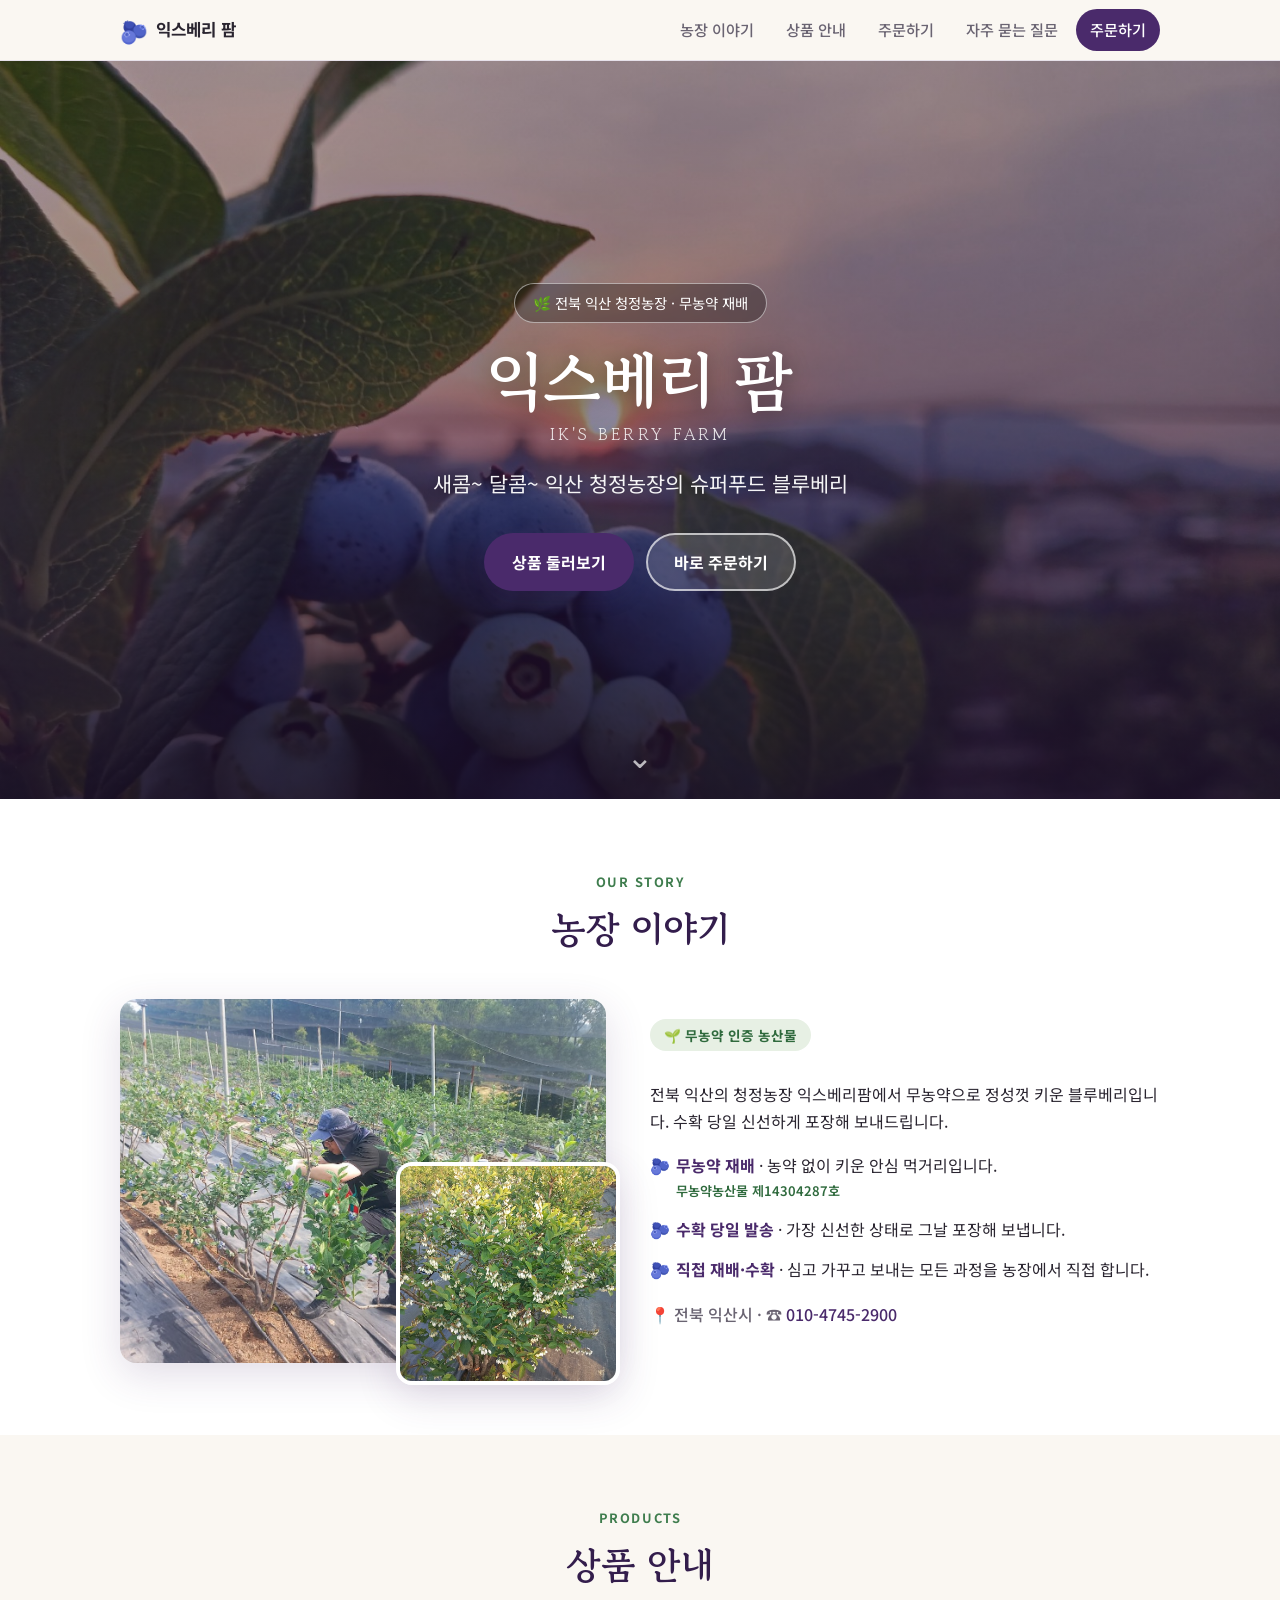
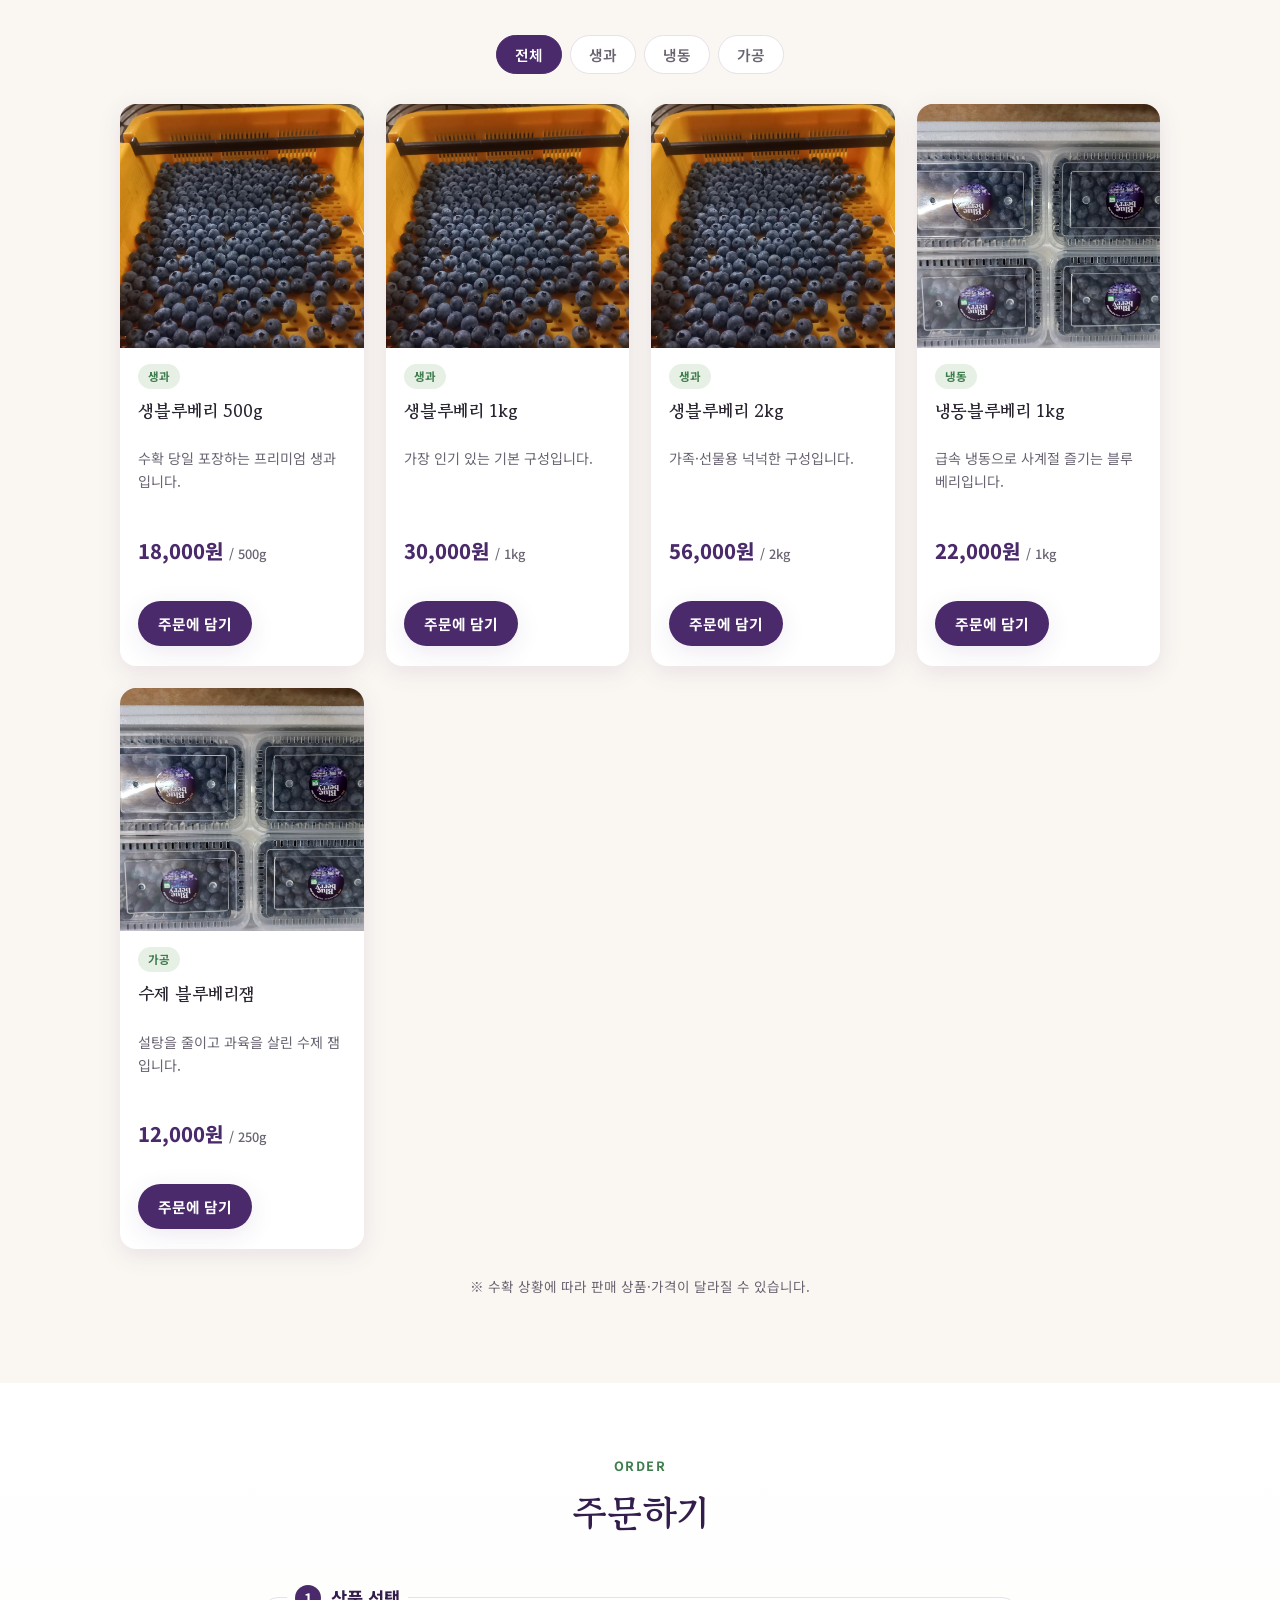
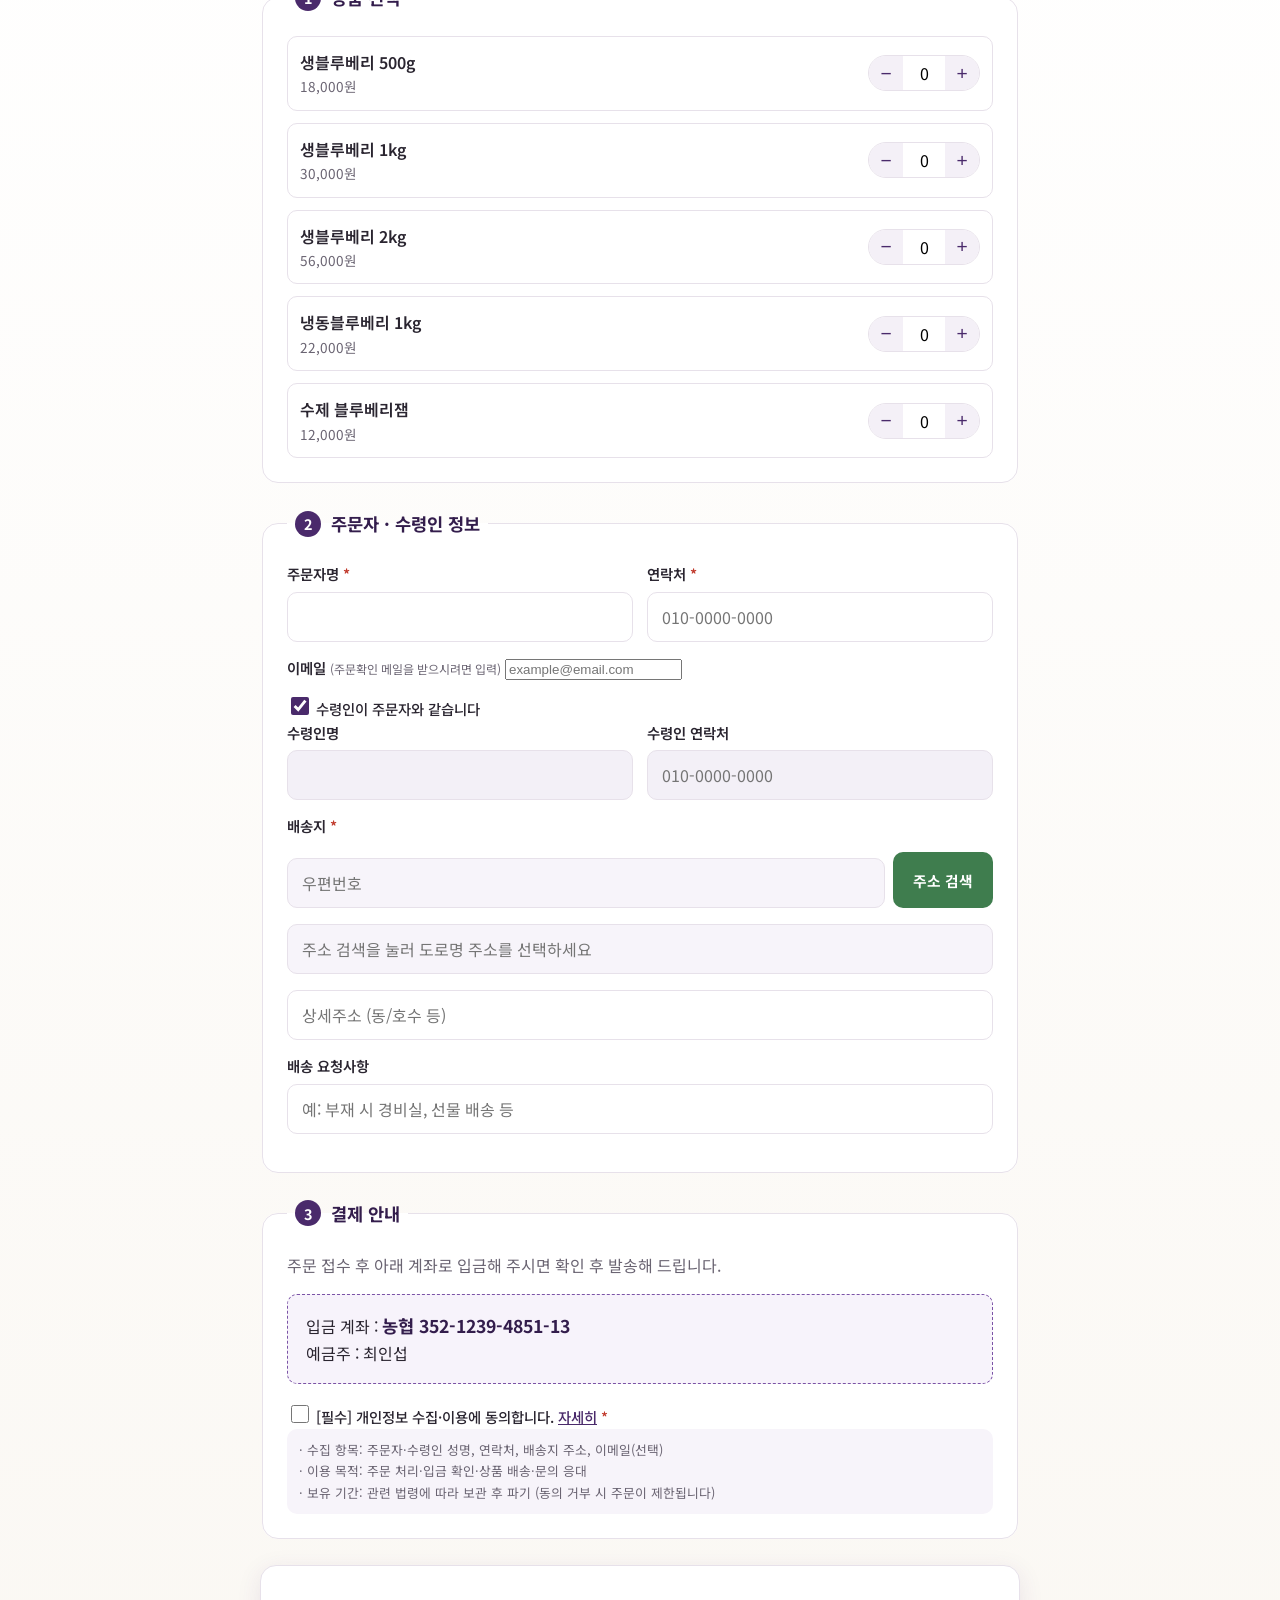
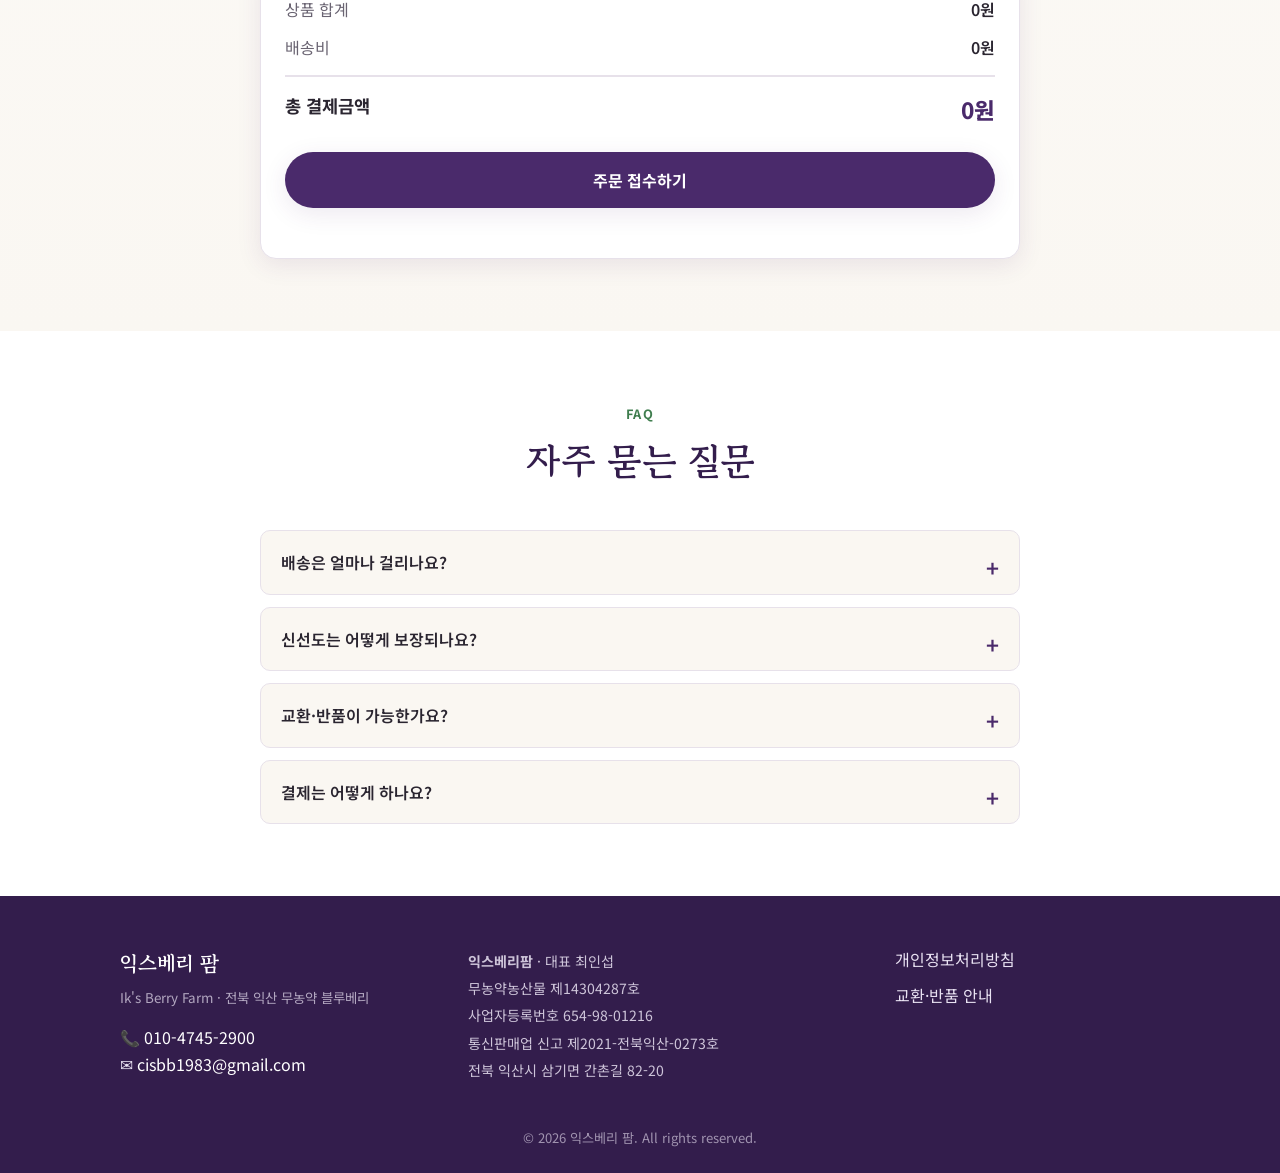
<file: index.html>
<!DOCTYPE html>
<html lang="ko">
<head>
  <meta charset="UTF-8" />
  <meta name="viewport" content="width=device-width, initial-scale=1.0" />
  <title>익스베리 팜 · 익산 무농약 블루베리</title>
  <meta name="description" content="전북 익산 청정농장 익스베리팜에서 무농약으로 키운 새콤달콤 블루베리를 수확 당일 신선하게 보내드립니다. 온라인 주문." />
  <meta name="theme-color" content="#4a2a6b" />

  <!-- 카카오톡·문자·SNS 링크 공유 미리보기 (Open Graph) -->
  <meta property="og:type" content="website" />
  <meta property="og:title" content="익스베리 팜 · 익산 무농약 블루베리" />
  <meta property="og:description" content="전북 익산 청정농장에서 무농약으로 키운 새콤달콤 블루베리. 수확 당일 신선 발송." />
  <meta property="og:image" content="https://choihscpa.github.io/iksberry/img/farm1.jpg" />
  <meta property="og:image:width" content="1600" />
  <meta property="og:image:height" content="1200" />
  <meta name="twitter:card" content="summary_large_image" />

  <!-- 파비콘 (블루베리 이모지 SVG) -->
  <link rel="icon" href="data:image/svg+xml,%3Csvg xmlns='http://www.w3.org/2000/svg' viewBox='0 0 100 100'%3E%3Ctext y='.9em' font-size='90'%3E%F0%9F%AB%90%3C/text%3E%3C/svg%3E" />

  <link rel="preconnect" href="https://fonts.googleapis.com" />
  <link rel="preconnect" href="https://fonts.gstatic.com" crossorigin />
  <link href="https://fonts.googleapis.com/css2?family=Gowun+Batang:wght@400;700&family=Noto+Sans+KR:wght@400;500;700&display=swap" rel="stylesheet" />
  <link rel="stylesheet" href="css/style.css" />
</head>
<body>
  <!-- 상단 내비게이션 -->
  <header class="nav" id="top">
    <div class="nav__inner">
      <a href="#top" class="nav__logo">
        <span class="nav__logo-mark">🫐</span>
        <span class="nav__logo-text" data-farm-name>익스베리 팜</span>
      </a>
      <button class="nav__toggle" aria-label="메뉴 열기" aria-expanded="false">
        <span></span><span></span><span></span>
      </button>
      <nav class="nav__menu">
        <a href="#story">농장 이야기</a>
        <a href="#products">상품 안내</a>
        <a href="#order">주문하기</a>
        <a href="#faq">자주 묻는 질문</a>
        <a href="#order" class="nav__cta">주문하기</a>
      </nav>
    </div>
  </header>

  <main>
    <!-- 1. 홈 (히어로) -->
    <section class="hero" id="home">
      <div class="hero__bg" aria-hidden="true"></div>
      <div class="hero__content">
        <p class="hero__badge">🌿 전북 익산 청정농장 · 무농약 재배</p>
        <h1 class="hero__title" data-farm-name>익스베리 팜</h1>
        <p class="hero__en">Ik's Berry Farm</p>
        <p class="hero__tagline" data-tagline>새콤~ 달콤~ 익산 청정농장의 슈퍼푸드 블루베리</p>
        <div class="hero__actions">
          <a href="#products" class="btn btn--primary">상품 둘러보기</a>
          <a href="#order" class="btn btn--ghost">바로 주문하기</a>
        </div>
      </div>
      <a href="#story" class="hero__scroll" aria-label="아래로 스크롤">⌄</a>
    </section>

    <!-- 2. 농장 이야기 -->
    <section class="section story" id="story">
      <div class="container">
        <p class="section__eyebrow">Our Story</p>
        <h2 class="section__title">농장 이야기</h2>
        <div class="story__grid">
          <div class="story__photos">
            <img src="img/farm2.jpg" alt="익스베리팜 블루베리 수확 모습" loading="lazy" class="story__img story__img--main" />
            <img src="img/farm3.jpg" alt="블루베리 꽃이 핀 나무" loading="lazy" class="story__img story__img--sub" />
          </div>
          <div class="story__text">
            <span class="story__badge">🌱 무농약 인증 농산물</span>
            <p data-intro>전북 익산의 청정농장 익스베리팜에서 무농약으로 정성껏 키운 블루베리입니다.</p>
            <ul class="story__points">
              <li><strong>무농약 재배</strong> · 농약 없이 키운 안심 먹거리입니다. <em data-cert>무농약농산물 제14304287호</em></li>
              <li><strong>수확 당일 발송</strong> · 가장 신선한 상태로 그날 포장해 보냅니다.</li>
              <li><strong>직접 재배·수확</strong> · 심고 가꾸고 보내는 모든 과정을 농장에서 직접 합니다.</li>
            </ul>
            <p class="story__loc">📍 <span data-location>전북 익산시</span> · ☎ <a data-phone-link href="tel:01047452900">010-4745-2900</a></p>
          </div>
        </div>
      </div>
    </section>

    <!-- 3. 상품 안내 -->
    <section class="section products" id="products">
      <div class="container">
        <p class="section__eyebrow">Products</p>
        <h2 class="section__title">상품 안내</h2>
        <div class="products__filter" role="tablist">
          <button class="chip is-active" data-filter="전체">전체</button>
          <button class="chip" data-filter="생과">생과</button>
          <button class="chip" data-filter="냉동">냉동</button>
          <button class="chip" data-filter="가공">가공</button>
        </div>
        <div class="products__grid" id="productGrid"><!-- JS 렌더링 --></div>
        <p class="products__note">※ 수확 상황에 따라 판매 상품·가격이 달라질 수 있습니다.</p>
      </div>
    </section>

    <!-- 4. 주문하기 -->
    <section class="section order" id="order">
      <div class="container">
        <p class="section__eyebrow">Order</p>
        <h2 class="section__title">주문하기</h2>
        <form class="order__form" id="orderForm" novalidate>
          <!-- 4-1 상품 선택 -->
          <fieldset class="order__step">
            <legend><span class="order__num">1</span> 상품 선택</legend>
            <div class="order__items" id="orderItems"><!-- JS 렌더링 --></div>
          </fieldset>

          <!-- 4-2 주문자 / 수령인 -->
          <fieldset class="order__step">
            <legend><span class="order__num">2</span> 주문자 · 수령인 정보</legend>
            <div class="form__row">
              <label>주문자명 <span class="req">*</span>
                <input type="text" name="ordererName" required autocomplete="name" />
              </label>
              <label>연락처 <span class="req">*</span>
                <input type="tel" name="ordererPhone" required placeholder="010-0000-0000" autocomplete="tel" />
              </label>
            </div>
            <label>이메일 <small style="font-weight:400;color:#6a6472">(주문확인 메일을 받으시려면 입력)</small>
              <input type="email" name="ordererEmail" placeholder="example@email.com" autocomplete="email" />
            </label>
            <label class="form__check">
              <input type="checkbox" id="sameAsOrderer" checked />
              수령인이 주문자와 같습니다
            </label>
            <div class="form__row" id="receiverFields">
              <label>수령인명
                <input type="text" name="receiverName" autocomplete="off" />
              </label>
              <label>수령인 연락처
                <input type="tel" name="receiverPhone" placeholder="010-0000-0000" />
              </label>
            </div>
            <label>배송지 <span class="req">*</span></label>
            <div class="addr">
              <div class="addr__top">
                <input type="text" name="zipcode" id="zipcode" placeholder="우편번호" readonly />
                <button type="button" class="btn addr__btn" id="addrSearchBtn">주소 검색</button>
              </div>
              <!-- 도로명·건물명 검색 (인라인 작은 창) -->
              <div class="postcode-box" id="postcodeBox" hidden>
                <div class="postcode-box__bar">
                  <span>🔎 도로명·건물명으로 검색</span>
                  <button type="button" id="postcodeClose" aria-label="닫기">✕</button>
                </div>
                <div id="postcodeWrap"></div>
              </div>
              <input type="text" name="address1" id="address1" placeholder="주소 검색을 눌러 도로명 주소를 선택하세요" readonly required />
              <input type="text" name="address2" id="address2" placeholder="상세주소 (동/호수 등)" autocomplete="off" />
            </div>
            <label>배송 요청사항
              <input type="text" name="memo" placeholder="예: 부재 시 경비실, 선물 배송 등" />
            </label>
          </fieldset>

          <!-- 4-3 결제(입금) 안내 -->
          <fieldset class="order__step">
            <legend><span class="order__num">3</span> 결제 안내</legend>
            <div class="order__pay">
              <p>주문 접수 후 아래 계좌로 입금해 주시면 확인 후 발송해 드립니다.</p>
              <div class="order__account" id="accountBox"><!-- JS 렌더링 --></div>
              <label class="form__check">
                <input type="checkbox" name="agree" required />
                <span>[필수] 개인정보 수집·이용에 동의합니다. <a href="#" data-privacy>자세히</a> <span class="req">*</span></span>
              </label>
              <p class="order__consent">
                · 수집 항목: 주문자·수령인 성명, 연락처, 배송지 주소, 이메일(선택)<br />
                · 이용 목적: 주문 처리·입금 확인·상품 배송·문의 응대<br />
                · 보유 기간: 관련 법령에 따라 보관 후 파기 (동의 거부 시 주문이 제한됩니다)
              </p>
            </div>
          </fieldset>

          <!-- 합계 + 제출 -->
          <div class="order__summary">
            <dl>
              <div><dt>상품 합계</dt><dd id="sumProducts">0원</dd></div>
              <div><dt>배송비</dt><dd id="sumShipping">0원</dd></div>
              <div class="order__total"><dt>총 결제금액</dt><dd id="sumTotal">0원</dd></div>
            </dl>
            <button type="submit" class="btn btn--primary btn--block">주문 접수하기</button>
            <p class="order__hint" id="orderHint"></p>
          </div>
        </form>
      </div>
    </section>

    <!-- 5. FAQ -->
    <section class="section faq" id="faq">
      <div class="container">
        <p class="section__eyebrow">FAQ</p>
        <h2 class="section__title">자주 묻는 질문</h2>
        <div class="faq__list">
          <details class="faq__item">
            <summary>배송은 얼마나 걸리나요?</summary>
            <p>입금 확인 후 1~2일 이내 발송하며, 택배사 사정에 따라 수령까지 1~3일 소요됩니다. 생과는 수확 당일 포장해 가장 신선하게 보내드립니다.</p>
          </details>
          <details class="faq__item">
            <summary>신선도는 어떻게 보장되나요?</summary>
            <p>아이스팩과 보냉 포장으로 발송합니다. 수령 즉시 냉장 보관해 주세요. 생과는 5~7일, 냉동은 냉동실에서 장기 보관이 가능합니다.</p>
          </details>
          <details class="faq__item">
            <summary>교환·반품이 가능한가요?</summary>
            <p>신선식품 특성상 단순 변심 반품은 어렵습니다. 다만 상품 하자·오배송의 경우 수령일로부터 24시간 이내 사진과 함께 연락 주시면 교환·환불해 드립니다.</p>
          </details>
          <details class="faq__item">
            <summary>결제는 어떻게 하나요?</summary>
            <p>현재는 계좌이체(무통장 입금)로 진행됩니다. 주문 접수 시 안내되는 계좌로 입금해 주시면 확인 후 발송합니다.</p>
          </details>
        </div>
      </div>
    </section>
  </main>

  <!-- 6. 푸터 -->
  <footer class="footer" id="privacy">
    <div class="container footer__grid">
      <div class="footer__col">
        <h3 class="footer__brand" data-farm-name>익스베리 팜</h3>
        <p class="footer__tag">Ik's Berry Farm · 전북 익산 무농약 블루베리</p>
        <p class="footer__contact">
          📞 <a href="tel:01047452900" data-phone-link>010-4745-2900</a><br />
          ✉️ <a data-email-link href="mailto:cisbb1983@gmail.com">cisbb1983@gmail.com</a><br />
          <span data-kakao-slot></span>
        </p>
      </div>
      <div class="footer__col footer__biz">
        <p><strong data-biz-company>익스베리 팜</strong> · 대표 <span data-biz-owner>최인섭</span></p>
        <p data-cert>무농약농산물 제14304287호</p>
        <p data-biz-reg-line hidden>사업자등록번호 <span data-biz-reg></span></p>
        <p data-biz-mail-line hidden>통신판매업 신고 <span data-biz-mail></span></p>
        <p data-biz-address>전북 익산시</p>
      </div>
      <div class="footer__col footer__links">
        <a href="#" data-privacy>개인정보처리방침</a>
        <a href="#faq">교환·반품 안내</a>
      </div>
    </div>
    <p class="footer__copy">© <span id="year"></span> <span data-farm-name>익스베리 팜</span>. All rights reserved.</p>
  </footer>

  <!-- 개인정보처리방침 모달 -->
  <div class="modal" id="privacyModal" hidden>
    <div class="modal__backdrop" data-close></div>
    <div class="modal__box modal__box--doc" role="dialog" aria-modal="true" aria-labelledby="privacyTitle">
      <button class="modal__close" data-close aria-label="닫기">✕</button>
      <div class="doc">
        <h3 id="privacyTitle">개인정보처리방침</h3>
        <p><strong data-farm-name>익스베리 팜</strong>(이하 '농장')은 「개인정보 보호법」 등 관련 법령을 준수하며, 다음과 같이 개인정보처리방침을 수립·공개합니다.</p>

        <h4>제1조 (수집하는 개인정보 항목 및 방법)</h4>
        <p>· 주문 접수 시: 주문자 성명, 휴대폰번호, 이메일(선택), 수령인 성명·연락처, 배송지 주소<br />· 수집 방법: 홈페이지 주문서 입력</p>

        <h4>제2조 (개인정보의 수집·이용 목적)</h4>
        <p>주문 접수 및 처리, 대금(입금) 확인, 상품 배송, 주문·배송 관련 안내 및 고객 문의 응대.</p>

        <h4>제3조 (개인정보의 보유·이용 기간)</h4>
        <p>수집·이용 목적 달성 시 지체 없이 파기합니다. 단, 관련 법령에 따라 아래 정보는 명시된 기간 동안 보관합니다.</p>
        <ul>
          <li>계약 또는 청약철회 등에 관한 기록: 5년 (전자상거래법)</li>
          <li>대금결제 및 재화 등의 공급에 관한 기록: 5년 (전자상거래법)</li>
          <li>소비자 불만 또는 분쟁처리에 관한 기록: 3년 (전자상거래법)</li>
        </ul>

        <h4>제4조 (개인정보의 제3자 제공)</h4>
        <p>농장은 원칙적으로 개인정보를 외부에 제공하지 않습니다. 다만 상품 배송을 위하여 택배사에 수령인 성명·연락처·배송지 주소를 제공합니다.</p>

        <h4>제5조 (개인정보 처리의 위탁)</h4>
        <p>원활한 배송을 위하여 상품 배송 업무를 택배사에 위탁할 수 있습니다.</p>

        <h4>제6조 (정보주체의 권리·의무 및 행사 방법)</h4>
        <p>이용자는 언제든지 본인의 개인정보에 대한 열람·정정·삭제·처리정지를 요구할 수 있으며, 아래 보호책임자에게 요청하시면 지체 없이 조치합니다.</p>

        <h4>제7조 (동의 거부 권리 및 불이익)</h4>
        <p>이용자는 개인정보 수집·이용 동의를 거부할 권리가 있습니다. 다만 필수 항목에 동의하지 않으실 경우 주문 접수가 제한됩니다.</p>

        <h4>제8조 (개인정보의 파기)</h4>
        <p>보유기간 경과 또는 처리목적 달성 시, 전자적 파일은 복구 불가능한 방법으로 삭제하고 출력물은 분쇄·소각하여 파기합니다.</p>

        <h4>제9조 (개인정보 보호책임자)</h4>
        <p>· 성명: <span data-biz-owner>최인섭</span><br />· 연락처: <span data-phone-plain>010-4745-2900</span> / <span data-email-plain>cisbb1983@gmail.com</span></p>

        <h4>제10조 (개인정보의 안전성 확보조치)</h4>
        <p>개인정보는 주문 처리 목적에 한하여 접근 권한이 있는 관리자만 취급하며, 접근을 제한하여 관리합니다.</p>

        <p class="doc__date">시행일: 2026년 7월 30일</p>
      </div>
      <button class="btn btn--primary btn--block" data-close>확인</button>
    </div>
  </div>

  <!-- 주문 완료 모달 -->
  <div class="modal" id="orderModal" hidden>
    <div class="modal__backdrop" data-close></div>
    <div class="modal__box" role="dialog" aria-modal="true" aria-labelledby="modalTitle">
      <button class="modal__close" data-close aria-label="닫기">✕</button>
      <div id="modalBody"></div>
    </div>
  </div>

  <!-- 다음(카카오) 우편번호 서비스 — 도로명주소 검색 (무료, 키 불필요) -->
  <script src="https://t1.daumcdn.net/mapjsapi/bundle/postcode/prod/postcode.v2.js"></script>
  <!-- ?v= 는 브라우저 캐시 방지용 버전. 설정을 바꿔 배포할 때 숫자를 올리면 즉시 반영됩니다. -->
  <script src="js/config.js?v=6"></script>
  <script src="js/products.js?v=6"></script>
  <script src="js/main.js?v=6"></script>
</body>
</html>
</file>
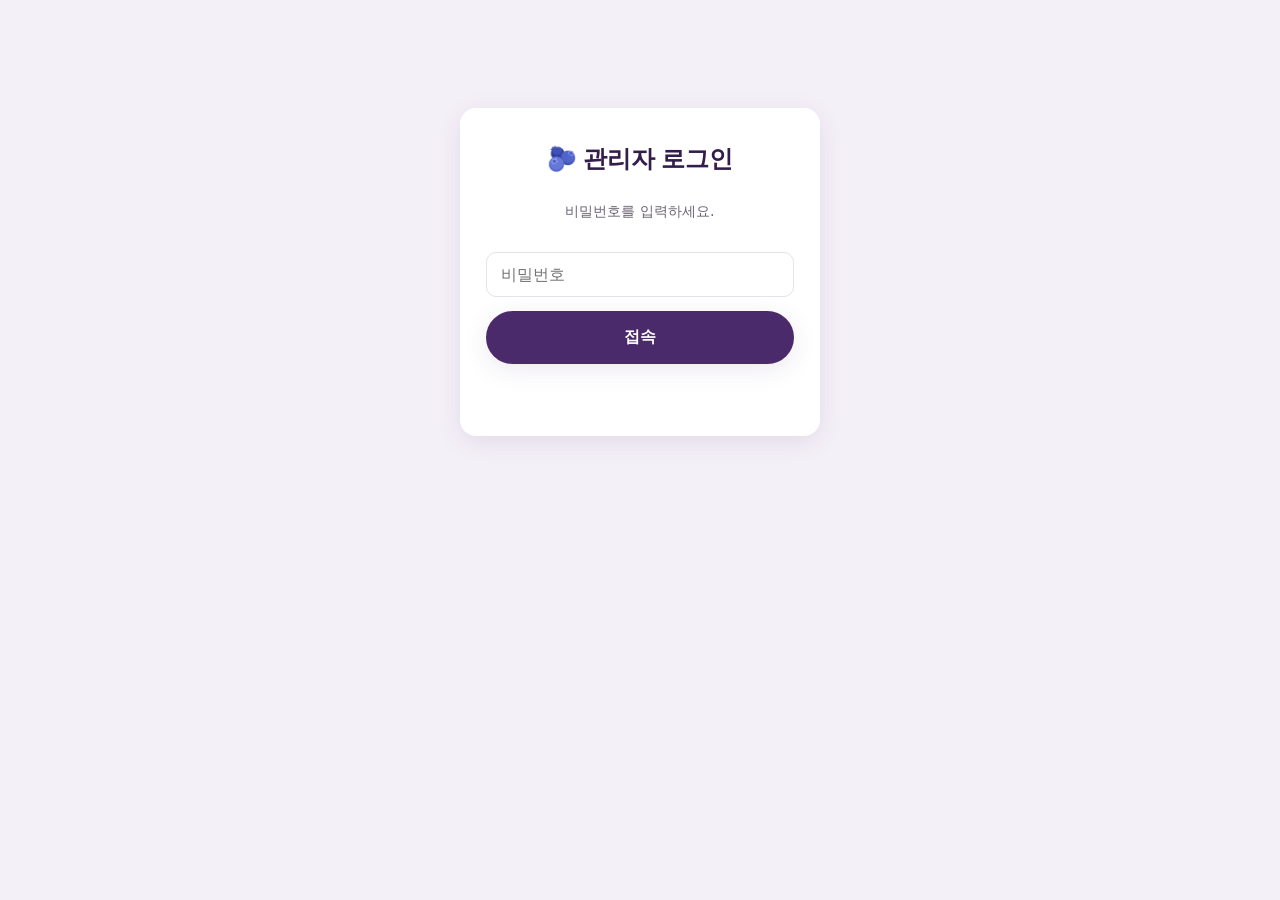
<file: admin.html>
<!DOCTYPE html>
<html lang="ko">
<head>
  <meta charset="UTF-8" />
  <meta name="viewport" content="width=device-width, initial-scale=1.0" />
  <title>관리자 · 익산 블루베리 농장</title>
  <meta name="robots" content="noindex" />
  <link rel="stylesheet" href="css/style.css" />
  <style>
    body { background: #f4f0f7; }
    .admin { max-width: 900px; margin: 0 auto; padding: 24px 16px 60px; }
    .admin__head { display: flex; align-items: center; justify-content: space-between; margin-bottom: 20px; flex-wrap: wrap; gap: 10px; }
    .admin__head h1 { font-size: 1.4rem; margin: 0; color: var(--berry-dark); }
    .login { max-width: 360px; margin: 12vh auto; background: #fff; padding: 32px 26px; border-radius: var(--radius); box-shadow: var(--shadow); text-align: center; }
    .login input { width: 100%; padding: 12px 14px; border: 1px solid var(--line); border-radius: var(--radius-sm); font-size: 1rem; margin: 14px 0; font-family: inherit; }
    .stats { display: grid; grid-template-columns: repeat(4, 1fr); gap: 12px; margin-bottom: 22px; }
    .stat { background: #fff; border-radius: var(--radius-sm); padding: 16px; box-shadow: var(--shadow); text-align: center; }
    .stat b { display: block; font-size: 1.3rem; color: var(--berry); margin-top: 4px; }
    .stat.mother b { color: #c0392b; }
    .stat span { font-size: .8rem; color: var(--ink-soft); }
    .tabs { display: flex; gap: 8px; margin-bottom: 14px; }
    .tabs button { padding: 8px 18px; border-radius: 999px; border: 1.5px solid var(--line); background: #fff; cursor: pointer; font-family: inherit; font-weight: 600; color: var(--ink-soft); }
    .tabs button.is-active { background: var(--berry); color: #fff; border-color: var(--berry); }
    table { width: 100%; border-collapse: collapse; background: #fff; border-radius: var(--radius); overflow: hidden; box-shadow: var(--shadow); font-size: .9rem; }
    th, td { padding: 11px 12px; text-align: left; border-bottom: 1px solid var(--line); white-space: nowrap; }
    .addr-cell { white-space: normal; max-width: 240px; min-width: 160px; font-size: .85rem; line-height: 1.4; }
    th { background: #efe9f4; color: var(--berry-dark); font-size: .82rem; }
    .table-wrap { overflow-x: auto; }
    .pill { font-size: .75rem; font-weight: 700; padding: 3px 9px; border-radius: 999px; }
    .pill--미수금 { background: #fdecea; color: #c0392b; }
    .pill--부분수금 { background: #fef3e0; color: #b9770e; }
    .pill--완납 { background: #e7f0e4; color: var(--leaf-dark); }
    .pill--접수 { background: #eef; color: #4557b6; }
    .pill--발송 { background: #e7f0e4; color: var(--leaf-dark); }
    .btn-sm { padding: 6px 12px; font-size: .82rem; border-radius: 999px; border: 0; background: var(--berry); color: #fff; cursor: pointer; font-family: inherit; font-weight: 600; }
    .btn-sm.ship { background: var(--leaf); }
    .muted { color: var(--ink-soft); text-align: center; padding: 40px; }
    .logout { background: none; border: 1px solid var(--line); border-radius: 999px; padding: 7px 14px; cursor: pointer; color: var(--ink-soft); font-family: inherit; }
    /* 상품관리 */
    .prod { background:#fff; border:1px solid var(--line); border-radius:var(--radius); padding:16px; box-shadow:var(--shadow); margin-bottom:14px; }
    .prod.new { border:2px dashed var(--berry-light); background:#faf7fd; }
    .prod__grid { display:grid; grid-template-columns:repeat(6, 1fr); gap:10px; }
    .prod__grid label { display:block; font-size:.75rem; font-weight:700; color:var(--ink-soft); margin-bottom:4px; }
    .prod__grid .f-code { grid-column:span 2; }
    .prod__grid .f-name { grid-column:span 4; }
    .prod__grid .f-desc { grid-column:span 6; }
    .prod__grid .f-img  { grid-column:span 6; }
    .prod input, .prod select { width:100%; padding:9px 10px; border:1px solid var(--line); border-radius:8px; font-size:.9rem; font-family:inherit; box-sizing:border-box; }
    .prod input[readonly] { background:#f3f0f7; color:var(--ink-soft); }
    .prod__foot { display:flex; justify-content:flex-end; gap:8px; margin-top:12px; }
    .btn-del { background:#fff; border:1px solid #e0b4ae; color:#c0392b; padding:6px 14px; border-radius:999px; cursor:pointer; font-family:inherit; font-weight:600; font-size:.82rem; }
    @media (max-width: 640px) {
      .stats { grid-template-columns: repeat(2, 1fr); }
      .prod__grid { grid-template-columns:repeat(2, 1fr); }
      .prod__grid .f-code, .prod__grid .f-name, .prod__grid .f-desc, .prod__grid .f-img { grid-column:span 2; }
    }
  </style>
</head>
<body>
  <!-- 로그인 -->
  <div class="login" id="loginBox">
    <h2 style="margin-top:0;color:var(--berry-dark)">🫐 관리자 로그인</h2>
    <p style="color:var(--ink-soft);font-size:.9rem">비밀번호를 입력하세요.</p>
    <input type="password" id="pw" placeholder="비밀번호" />
    <button class="btn btn--primary btn--block" id="loginBtn">접속</button>
    <p id="loginErr" style="color:#c0392b;font-size:.85rem;min-height:1em"></p>
  </div>

  <!-- 대시보드 -->
  <div class="admin" id="app" hidden>
    <div class="admin__head">
      <h1>🫐 주문·수금 관리</h1>
      <div>
        <button class="logout" id="refreshBtn">↻ 새로고침</button>
        <button class="logout" id="logoutBtn">로그아웃</button>
      </div>
    </div>

    <div class="stats" id="stats"></div>

    <div class="tabs">
      <button class="is-active" data-tab="orders">전체 주문</button>
      <button data-tab="unpaid">미수금</button>
      <button data-tab="products">상품관리</button>
    </div>
    <div class="table-wrap" id="ordersPanel"><table id="tbl"><tbody></tbody></table></div>

    <!-- 상품관리 패널 -->
    <div id="productsPanel" hidden>
      <div style="display:flex;justify-content:space-between;align-items:center;margin-bottom:12px;flex-wrap:wrap;gap:8px">
        <p style="margin:0;color:var(--ink-soft);font-size:.9rem">상품을 추가·수정·삭제하면 홈페이지에 바로 반영됩니다. 판매여부 N 은 홈페이지에서 숨겨집니다.</p>
        <button class="btn-sm" id="addProdBtn">＋ 새 상품 추가</button>
      </div>
      <div id="prodList"></div>
    </div>
  </div>

  <!-- 수금등록 모달 -->
  <div class="modal" id="payModal" hidden>
    <div class="modal__backdrop" data-close></div>
    <div class="modal__box">
      <button class="modal__close" data-close>✕</button>
      <h3>수금 등록</h3>
      <p style="color:var(--ink-soft);font-size:.9rem" id="payOrderInfo"></p>
      <label class="order__step" style="border:0;padding:0;display:block">금액
        <input type="number" id="payAmount" style="width:100%;margin:6px 0 14px;padding:12px;border:1px solid var(--line);border-radius:10px;font-size:1rem" />
      </label>
      <label style="display:block;margin-bottom:8px;font-weight:600">수금경로</label>
      <select id="payMethod" style="width:100%;padding:12px;border:1px solid var(--line);border-radius:10px;font-size:1rem;margin-bottom:14px">
        <option value="통장">통장</option>
        <option value="현금">현금</option>
        <option value="어머니">어머니 (대리수취)</option>
        <option value="기타">기타</option>
      </select>
      <label style="display:block;margin-bottom:8px;font-weight:600">수금자</label>
      <input type="text" id="payReceiver" placeholder="형 / 어머니 / 본인" style="width:100%;padding:12px;border:1px solid var(--line);border-radius:10px;font-size:1rem;margin-bottom:16px" />
      <button class="btn btn--primary btn--block" id="paySubmit">저장</button>
      <p id="payMsg" style="text-align:center;font-size:.85rem;color:var(--ink-soft);min-height:1em"></p>
    </div>
  </div>

  <!-- 발송처리 모달 -->
  <div class="modal" id="shipModal" hidden>
    <div class="modal__backdrop" data-close></div>
    <div class="modal__box">
      <button class="modal__close" data-close>✕</button>
      <h3>발송 처리</h3>
      <p style="color:var(--ink-soft);font-size:.9rem" id="shipOrderInfo"></p>
      <label style="display:block;margin-bottom:8px;font-weight:600">택배사</label>
      <input type="text" id="shipCourier" placeholder="우체국 / CJ 등" style="width:100%;padding:12px;border:1px solid var(--line);border-radius:10px;font-size:1rem;margin-bottom:14px" />
      <label style="display:block;margin-bottom:8px;font-weight:600">송장번호</label>
      <input type="text" id="shipTracking" style="width:100%;padding:12px;border:1px solid var(--line);border-radius:10px;font-size:1rem;margin-bottom:16px" />
      <button class="btn btn--primary btn--block" id="shipSubmit">발송 완료</button>
      <p id="shipMsg" style="text-align:center;font-size:.85rem;color:var(--ink-soft);min-height:1em"></p>
    </div>
  </div>

  <script src="js/config.js?v=6"></script>
  <script src="js/admin.js?v=6"></script>
</body>
</html>
</file>
<file: css/style.css>
/* ============================================================
   익산 블루베리 농장 — 스타일시트
   모바일 우선(mobile-first). 색상: 자연 그린 + 블루베리 퍼플
   ============================================================ */

:root {
  --berry: #4a2a6b;        /* 블루베리 퍼플 */
  --berry-dark: #331d4c;
  --berry-light: #7b53a6;
  --leaf: #3f7d4e;         /* 잎 그린 */
  --leaf-dark: #2f6a3d;
  --cream: #faf7f2;        /* 배경 크림 */
  --ink: #2a2530;          /* 본문 텍스트 */
  --ink-soft: #6a6472;
  --line: #e7e1ea;
  --white: #ffffff;
  --shadow: 0 6px 24px rgba(74, 42, 107, 0.1);
  --shadow-lg: 0 12px 40px rgba(74, 42, 107, 0.16);
  --radius: 16px;
  --radius-sm: 10px;
  --maxw: 1080px;
  --nav-h: 60px;
}

* { box-sizing: border-box; }

html { scroll-behavior: smooth; }

body {
  margin: 0;
  font-family: "Noto Sans KR", system-ui, sans-serif;
  color: var(--ink);
  background: var(--cream);
  line-height: 1.65;
  -webkit-font-smoothing: antialiased;
}

h1, h2, h3, .hero__title { font-family: "Gowun Batang", "Noto Sans KR", serif; }

a { color: inherit; text-decoration: none; }

img { max-width: 100%; display: block; }

.container { width: 100%; max-width: var(--maxw); margin: 0 auto; padding: 0 20px; }

/* ---------- 버튼 ---------- */
.btn {
  display: inline-flex; align-items: center; justify-content: center;
  gap: 6px; padding: 14px 26px; border-radius: 999px;
  font-weight: 700; font-size: 1rem; cursor: pointer; border: 2px solid transparent;
  transition: transform .15s ease, box-shadow .15s ease, background .15s ease;
  font-family: inherit;
}
.btn:active { transform: translateY(1px); }
.btn--primary { background: var(--berry); color: #fff; box-shadow: var(--shadow); }
.btn--primary:hover { background: var(--berry-dark); box-shadow: var(--shadow-lg); }
.btn--ghost { background: rgba(255,255,255,.14); color: #fff; border-color: rgba(255,255,255,.65); }
.btn--ghost:hover { background: rgba(255,255,255,.24); }
.btn--block { width: 100%; }

/* ---------- 내비게이션 ---------- */
.nav {
  position: sticky; top: 0; z-index: 50;
  background: rgba(250, 247, 242, .92);
  backdrop-filter: blur(8px);
  border-bottom: 1px solid var(--line);
}
.nav__inner {
  max-width: var(--maxw); margin: 0 auto; height: var(--nav-h);
  padding: 0 20px; display: flex; align-items: center; justify-content: space-between;
}
.nav__logo { display: flex; align-items: center; gap: 8px; font-weight: 700; }
.nav__logo-mark { font-size: 1.4rem; }
.nav__logo-text { font-size: 1.05rem; }
.nav__menu { display: flex; align-items: center; gap: 4px; }
.nav__menu a { padding: 8px 14px; border-radius: 999px; font-size: .95rem; color: var(--ink-soft); font-weight: 500; }
.nav__menu a:hover { color: var(--berry); background: rgba(74,42,107,.06); }
.nav__cta { background: var(--berry); color: #fff !important; font-weight: 700; }
.nav__cta:hover { background: var(--berry-dark) !important; }
.nav__toggle { display: none; flex-direction: column; gap: 5px; background: none; border: 0; cursor: pointer; padding: 8px; }
.nav__toggle span { width: 24px; height: 2px; background: var(--ink); border-radius: 2px; transition: .2s; }

/* ---------- 히어로 ---------- */
.hero {
  position: relative; min-height: 82vh; display: flex; flex-direction: column;
  align-items: center; justify-content: center; text-align: center; color: #fff;
  padding: 60px 20px; overflow: hidden;
}
.hero__bg {
  position: absolute; inset: 0; z-index: -1;
  background:
    linear-gradient(180deg, rgba(42,21,60,.35) 0%, rgba(42,21,60,.55) 55%, rgba(28,15,42,.82) 100%),
    url("../img/farm1.jpg") center 40% / cover no-repeat;
}
.hero__badge {
  display: inline-block; background: rgba(0,0,0,.28); border: 1px solid rgba(255,255,255,.5);
  padding: 7px 18px; border-radius: 999px; font-size: .9rem; margin-bottom: 20px;
  backdrop-filter: blur(2px);
}
.hero__title { font-size: clamp(2.4rem, 8vw, 4rem); margin: 0 0 4px; line-height: 1.15; text-shadow: 0 2px 20px rgba(0,0,0,.4); }
.hero__en { font-family: "Gowun Batang", serif; letter-spacing: .18em; font-size: clamp(.85rem, 2.6vw, 1.05rem); opacity: .85; margin: 0 0 18px; text-transform: uppercase; }
.hero__tagline { font-size: clamp(1rem, 3.4vw, 1.3rem); opacity: .95; margin: 0 0 32px; text-shadow: 0 1px 10px rgba(0,0,0,.35); }
.hero__actions { display: flex; gap: 12px; flex-wrap: wrap; justify-content: center; }
.hero__scroll { position: absolute; bottom: 18px; font-size: 2rem; color: rgba(255,255,255,.7); animation: bob 1.8s infinite; }
@keyframes bob { 0%,100%{ transform: translateY(0);} 50%{ transform: translateY(6px);} }

/* ---------- 섹션 공통 ---------- */
.section { padding: 72px 0; }
.section__eyebrow { text-align: center; color: var(--leaf); font-weight: 700; letter-spacing: .12em; text-transform: uppercase; font-size: .8rem; margin: 0 0 6px; }
.section__title { text-align: center; font-size: clamp(1.6rem, 4.5vw, 2.3rem); margin: 0 0 40px; color: var(--berry-dark); }

/* ---------- 농장 이야기 ---------- */
.story { background: var(--white); }
.story__grid { display: grid; grid-template-columns: 1fr 1.05fr; gap: 44px; align-items: center; }
.story__photos { position: relative; }
.story__img { border-radius: var(--radius); box-shadow: var(--shadow-lg); object-fit: cover; width: 100%; }
.story__img--main { aspect-ratio: 4/3; }
.story__img--sub {
  position: absolute; right: -14px; bottom: -22px; width: 46%; aspect-ratio: 1/1;
  border: 4px solid #fff;
}
.story__badge {
  display: inline-block; background: #e7f0e4; color: var(--leaf-dark);
  font-weight: 700; font-size: .85rem; padding: 5px 14px; border-radius: 999px; margin-bottom: 14px;
}
.story__points { list-style: none; padding: 0; margin: 18px 0; display: grid; gap: 14px; }
.story__points li { padding-left: 26px; position: relative; }
.story__points li::before { content: "🫐"; position: absolute; left: 0; }
.story__points strong { color: var(--berry); }
.story__points em { display: block; font-style: normal; font-size: .82rem; color: var(--leaf-dark); font-weight: 600; margin-top: 2px; }
.story__loc { color: var(--ink-soft); font-weight: 500; margin-top: 8px; }
.story__loc a { color: var(--berry); }

/* 자리표시 이미지 */
.ph {
  display: flex; flex-direction: column; align-items: center; justify-content: center; gap: 8px;
  background: linear-gradient(135deg, #efe9f4, #e3ecdf); color: var(--berry-light);
  border-radius: var(--radius); font-size: 2.4rem; border: 1px dashed var(--line);
}
.ph span { font-size: .8rem; color: var(--ink-soft); font-family: "Noto Sans KR"; }

/* ---------- 상품 ---------- */
.products__filter { display: flex; gap: 8px; justify-content: center; flex-wrap: wrap; margin-bottom: 30px; }
.chip {
  padding: 8px 18px; border-radius: 999px; border: 1.5px solid var(--line); background: #fff;
  color: var(--ink-soft); font-weight: 600; cursor: pointer; font-family: inherit; font-size: .92rem; transition: .15s;
}
.chip:hover { border-color: var(--berry-light); color: var(--berry); }
.chip.is-active { background: var(--berry); border-color: var(--berry); color: #fff; }
.products__grid { display: grid; grid-template-columns: repeat(auto-fill, minmax(230px, 1fr)); gap: 22px; }
.card {
  background: #fff; border-radius: var(--radius); overflow: hidden; box-shadow: var(--shadow);
  display: flex; flex-direction: column; transition: transform .18s ease, box-shadow .18s ease;
}
.card:hover { transform: translateY(-4px); box-shadow: var(--shadow-lg); }
.card__img { aspect-ratio: 1/1; }
.card__img img { width: 100%; height: 100%; object-fit: cover; }
.card__img .ph { width: 100%; height: 100%; border: 0; border-radius: 0; }
.card__body { padding: 16px 18px 20px; display: flex; flex-direction: column; gap: 6px; flex: 1; }
.card__tag { align-self: flex-start; font-size: .72rem; font-weight: 700; color: var(--leaf); background: #e7f0e4; padding: 3px 10px; border-radius: 999px; }
.card__name { font-size: 1.08rem; font-weight: 700; margin: 2px 0; }
.card__desc { font-size: .88rem; color: var(--ink-soft); flex: 1; }
.card__price { font-size: 1.25rem; font-weight: 800; color: var(--berry); }
.card__price small { font-size: .8rem; color: var(--ink-soft); font-weight: 500; }
.card__add { margin-top: 8px; }
.card__add .btn { padding: 10px 18px; font-size: .92rem; }
.products__note { text-align: center; color: var(--ink-soft); font-size: .85rem; margin-top: 26px; }

/* ---------- 주문 ---------- */
.order { background: linear-gradient(180deg, #fff, var(--cream)); }
.order__form { max-width: 760px; margin: 0 auto; display: grid; gap: 26px; }
.order__step { border: 1px solid var(--line); border-radius: var(--radius); padding: 24px; background: #fff; }
.order__step legend { font-weight: 700; font-size: 1.1rem; padding: 0 8px; color: var(--berry-dark); display: flex; align-items: center; gap: 10px; }
.order__num {
  display: inline-flex; align-items: center; justify-content: center; width: 26px; height: 26px;
  border-radius: 50%; background: var(--berry); color: #fff; font-size: .9rem;
}
.order__items { display: grid; gap: 12px; }
.order__item { display: flex; align-items: center; gap: 12px; padding: 12px; border: 1px solid var(--line); border-radius: var(--radius-sm); }
.order__item-info { flex: 1; min-width: 0; }
.order__item-name { font-weight: 600; }
.order__item-price { font-size: .85rem; color: var(--ink-soft); }
.qty { display: flex; align-items: center; gap: 0; border: 1px solid var(--line); border-radius: 999px; overflow: hidden; }
.qty button { width: 34px; height: 34px; border: 0; background: #f4f0f7; color: var(--berry); font-size: 1.2rem; cursor: pointer; line-height: 1; }
.qty button:hover { background: var(--berry); color: #fff; }
.qty input { width: 42px; text-align: center; border: 0; font-size: 1rem; font-family: inherit; -moz-appearance: textfield; }
.qty input::-webkit-outer-spin-button, .qty input::-webkit-inner-spin-button { -webkit-appearance: none; margin: 0; }

.form__row { display: grid; grid-template-columns: 1fr 1fr; gap: 14px; }
.order__step label { display: block; font-size: .9rem; font-weight: 600; margin-bottom: 14px; color: var(--ink); }
.order__step input[type="text"], .order__step input[type="tel"] {
  width: 100%; margin-top: 6px; padding: 12px 14px; border: 1px solid var(--line);
  border-radius: var(--radius-sm); font-size: 1rem; font-family: inherit; background: #fff; color: var(--ink);
}
.order__step input:focus { outline: none; border-color: var(--berry-light); box-shadow: 0 0 0 3px rgba(123,83,166,.15); }
.order__step input.is-locked { background: #f3f0f7; color: var(--ink-soft); cursor: not-allowed; }
/* 주소 검색 */
.addr { display: grid; gap: 10px; margin-bottom: 14px; }
.addr__top { display: flex; gap: 8px; }
.addr__top input { flex: 1; }
.addr__btn { padding: 12px 18px; font-size: .92rem; background: var(--leaf); color: #fff; white-space: nowrap; border-radius: var(--radius-sm); }
.addr__btn:hover { background: var(--leaf-dark); }
.addr input[readonly] { background: #f7f4fa; cursor: pointer; }
.postcode-box { border: 1px solid var(--berry-light); border-radius: var(--radius-sm); overflow: hidden; box-shadow: var(--shadow); }
.postcode-box__bar { display: flex; align-items: center; justify-content: space-between; background: var(--berry); color: #fff; padding: 8px 12px; font-size: .88rem; font-weight: 600; }
.postcode-box__bar button { background: none; border: 0; color: #fff; font-size: 1rem; cursor: pointer; line-height: 1; padding: 2px 4px; }
#postcodeWrap { height: 400px; width: 100%; }
#postcodeWrap > div { border: 0 !important; }

.form__check { display: flex; align-items: flex-start; gap: 8px; font-weight: 500 !important; margin-bottom: 0 !important; cursor: pointer; }
.form__check input { margin-top: 3px; width: 18px; height: 18px; accent-color: var(--berry); }
.form__check a { color: var(--berry); text-decoration: underline; }
.req { color: #c0392b; }

.order__pay p { margin-top: 0; color: var(--ink-soft); }
.order__account {
  background: #f7f3fb; border: 1px dashed var(--berry-light); border-radius: var(--radius-sm);
  padding: 16px 18px; margin: 14px 0 18px; font-size: 1rem;
}
.order__account strong { color: var(--berry-dark); font-size: 1.1rem; }

.order__summary { background: #fff; border: 1px solid var(--line); border-radius: var(--radius); padding: 24px; box-shadow: var(--shadow); }
.order__summary dl { margin: 0 0 18px; }
.order__summary dl > div { display: flex; justify-content: space-between; padding: 6px 0; }
.order__summary dt { color: var(--ink-soft); }
.order__summary dd { margin: 0; font-weight: 600; }
.order__total { border-top: 2px solid var(--line); margin-top: 8px; padding-top: 14px !important; }
.order__total dt { color: var(--ink) !important; font-weight: 700; font-size: 1.1rem; }
.order__total dd { color: var(--berry) !important; font-size: 1.4rem; font-weight: 800; }
.order__hint { text-align: center; font-size: .88rem; color: var(--ink-soft); margin: 12px 0 0; min-height: 1em; }

/* ---------- FAQ ---------- */
.faq { background: var(--white); }
.faq__list { max-width: 760px; margin: 0 auto; display: grid; gap: 12px; }
.faq__item { border: 1px solid var(--line); border-radius: var(--radius-sm); background: var(--cream); overflow: hidden; }
.faq__item summary {
  padding: 18px 20px; cursor: pointer; font-weight: 600; list-style: none; position: relative;
  padding-right: 46px;
}
.faq__item summary::-webkit-details-marker { display: none; }
.faq__item summary::after { content: "+"; position: absolute; right: 20px; color: var(--berry); font-size: 1.4rem; transition: transform .2s; }
.faq__item[open] summary::after { transform: rotate(45deg); }
.faq__item p { margin: 0; padding: 0 20px 20px; color: var(--ink-soft); }

/* ---------- 푸터 ---------- */
.footer { background: var(--berry-dark); color: #e9e2f2; padding: 50px 0 24px; }
.footer__grid { display: grid; grid-template-columns: 1.2fr 1.5fr 1fr; gap: 30px; }
.footer__brand { font-size: 1.3rem; margin: 0 0 10px; color: #fff; }
.footer__contact a { color: #fff; }
.footer__contact a:hover { text-decoration: underline; }
.footer__biz p { margin: 4px 0; font-size: .88rem; opacity: .85; }
.footer__links { display: flex; flex-direction: column; gap: 10px; }
.footer__links a:hover { text-decoration: underline; }
.footer__tag { margin: -4px 0 12px; font-size: .84rem; opacity: .7; }
.footer__copy { text-align: center; margin: 34px 0 0; font-size: .82rem; opacity: .6; }

/* ---------- 모달 ---------- */
.modal { position: fixed; inset: 0; z-index: 100; display: flex; align-items: center; justify-content: center; padding: 20px; }
.modal[hidden] { display: none; }
.modal__backdrop { position: absolute; inset: 0; background: rgba(42,21,60,.55); }
.modal__box {
  position: relative; background: #fff; border-radius: var(--radius); max-width: 460px; width: 100%;
  padding: 34px 28px 30px; box-shadow: var(--shadow-lg); animation: pop .25s ease;
}
@keyframes pop { from { transform: scale(.94); opacity: 0; } to { transform: scale(1); opacity: 1; } }
.modal__close { position: absolute; top: 14px; right: 14px; border: 0; background: none; font-size: 1.2rem; cursor: pointer; color: var(--ink-soft); }
.modal h3 { margin-top: 0; color: var(--berry-dark); }
.modal__order-no { background: #f7f3fb; border-radius: var(--radius-sm); padding: 12px; text-align: center; font-size: 1.2rem; font-weight: 800; color: var(--berry); margin: 14px 0; letter-spacing: .04em; }
.modal__acct { background: #fdf9f3; border: 1px dashed var(--leaf); border-radius: var(--radius-sm); padding: 14px 16px; margin: 12px 0; }

/* 개인정보처리방침 등 문서 모달 */
.modal__box--doc { max-width: 620px; max-height: 86vh; display: flex; flex-direction: column; }
.doc { overflow-y: auto; text-align: left; padding-right: 4px; margin-bottom: 14px; }
.doc h4 { color: var(--berry-dark); font-size: .98rem; margin: 18px 0 4px; }
.doc p, .doc li { font-size: .88rem; color: var(--ink); line-height: 1.65; margin: 4px 0; }
.doc ul { margin: 4px 0; padding-left: 18px; }
.doc__date { color: var(--ink-soft); margin-top: 16px !important; }

/* 주문 동의 안내 */
.order__consent { font-size: .8rem; color: var(--ink-soft); background: #f7f4fa; border-radius: var(--radius-sm); padding: 10px 12px; margin: 10px 0 0; line-height: 1.7; }

/* ---------- 반응형 ---------- */
@media (max-width: 760px) {
  .nav__menu {
    position: absolute; top: var(--nav-h); left: 0; right: 0; flex-direction: column; align-items: stretch;
    background: var(--cream); border-bottom: 1px solid var(--line); padding: 10px 16px 18px; gap: 4px;
    transform: translateY(-140%); transition: transform .25s ease; box-shadow: var(--shadow);
  }
  .nav__menu.is-open { transform: translateY(0); }
  .nav__menu a { padding: 12px 14px; }
  .nav__cta { text-align: center; margin-top: 6px; }
  .nav__toggle { display: flex; }
  .story__grid { grid-template-columns: 1fr; gap: 24px; }
  .story__img--sub { width: 40%; right: 8px; bottom: -16px; }
  .form__row { grid-template-columns: 1fr; }
  .footer__grid { grid-template-columns: 1fr; gap: 22px; text-align: center; }
  .footer__links { align-items: center; }
  .section { padding: 56px 0; }
}
</file>
